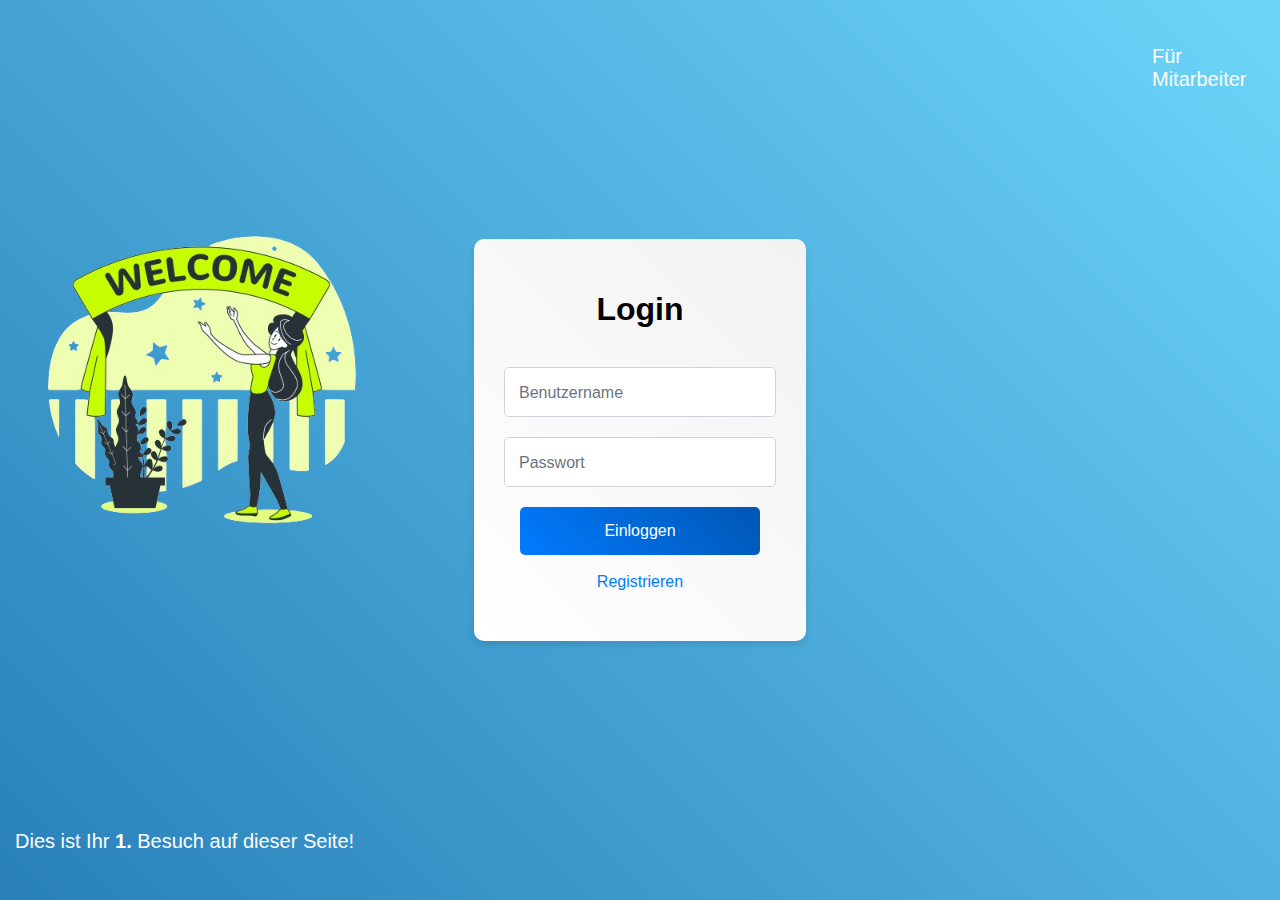
<file: index.html>
<!DOCTYPE html>
<html>
<head>
    <!-- stellt sicher, dass der Browser den Text wie ä,ü,ß auf der Webseite korrekt interpretiert und darstellt, unabhängig von der verwendeten Sprache oder den Zeichen im Text  -->
    <meta charset="UTF-8">
    <title>Login</title>
	<script type="text/javascript" src="cookies.js"></script>
    <link href="style.css" type="text/css" rel="stylesheet">
<script type="text/javascript" src="mycode.js"></script>
</head>
<body>
 
    <div class="container">
        <div class="box">
            <h1>Login</h1>
            <form name="loginForm" method="post" action="kundelogin.php"><br>
                <div class="input-container">
                    <input type="text" id="benutzer" name="benutzer" required>
                    <label for="Lblusername">Benutzername</label>
                </div>

                <div class="input-container">
                    <input type="password" id="passwort" name="passwort" required>
                    <label for="Lblpassword">Passwort</label>
                </div>

                <input type="submit" value="Einloggen">
            </form>
            <div class="input-container">
                <br> <a href="registrieren.html">Registrieren</a>
            </div>
        </div>
      </div>
   <a href="Mitarbeiter/MitarbeiterLogin.html" class="mLogin">Für Mitarbeiter </a>
   
    <img class="willkommenimg"  src="willkommen.png" width="400" style="border: 0px"/>
	<label class="cookiesscript">
	  <script type="text/javascript" >
         var x = Zaehlerstand();
         document.write("<p>Dies ist Ihr <b>" + x + ".<\/b> Besuch auf dieser Seite!<\/p>");
     </script>
   </label>
  
</body>
</html>
</file>
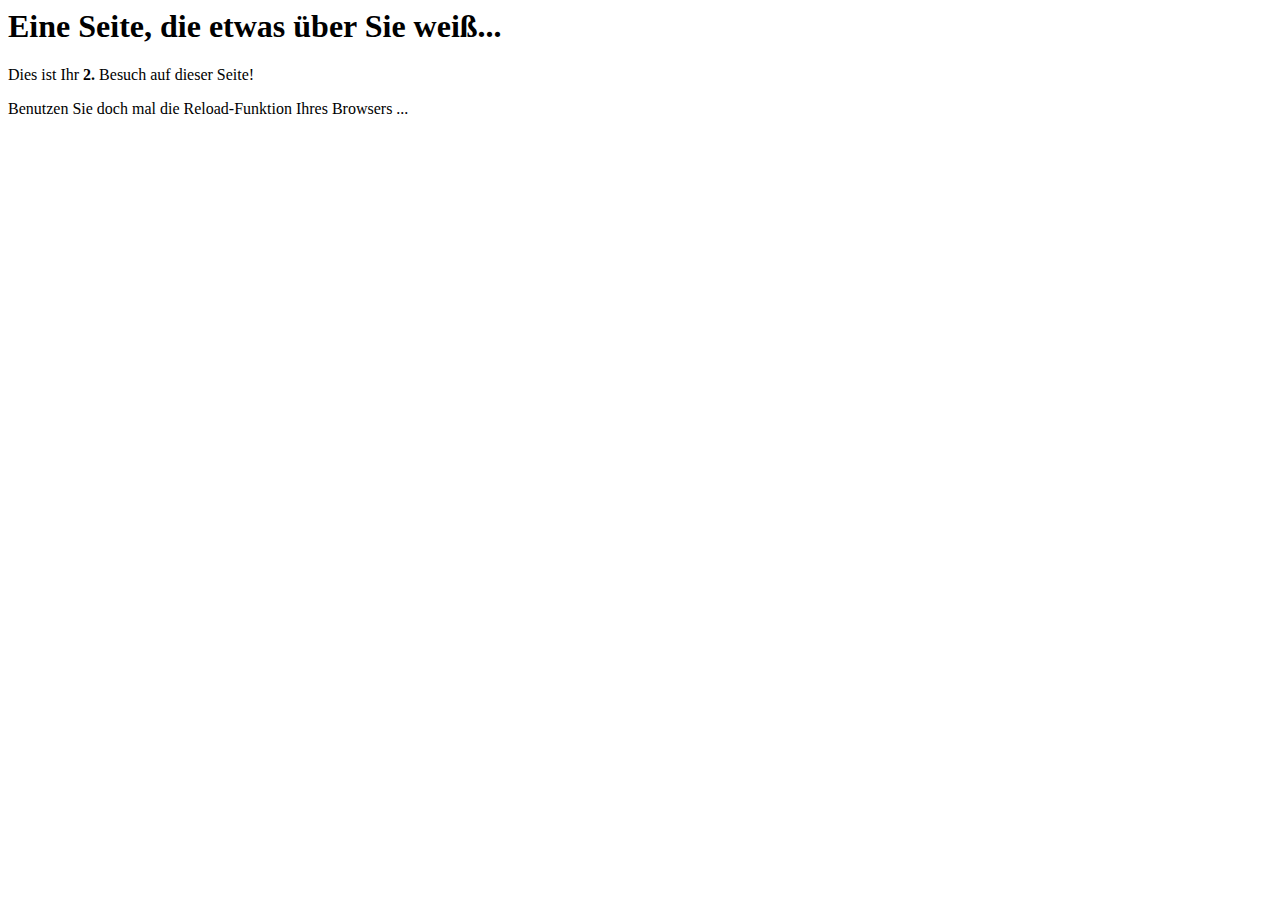
<file: cookiestest.html>
<!DOCTYPE>
<html>
<head>
<title>Pers&ouml;nliche Seitenbesuche z&auml;hlen mit Cookies</title>
<script type="text/javascript">
function WertHolen () {
  var Wert = "";
  if (document.cookie) {
    var Wertstart = document.cookie.indexOf("=") + 1;
    var Wertende = document.cookie.indexOf(";");
    if (Wertende == -1)
      Wertende = document.cookie.length;
    Wert = document.cookie.substring(Wertstart, Wertende);
  }
  return Wert;
}

function WertSetzen (Bezeichner, Wert, Verfall) {
  var jetzt = new Date();
  var Auszeit = new Date(jetzt.getTime() + Verfall);
  document.cookie = Bezeichner + "=" + Wert + "; expires=" + Auszeit.toGMTString() + ";";
}

function Zaehlerstand () {
  var Verfallszeit = 1000 * 60 * 60 * 24 * 365;
  var Anzahl = WertHolen();
  var Zaehler = 0;
  if (Anzahl != "")
    Zaehler = parseInt(Anzahl);
  Zaehler = Zaehler + 1;
  WertSetzen("Zaehler", Zaehler, Verfallszeit);
  return (Zaehler);
}
</script>
</head>
<body>

<h1>Eine Seite, die etwas über Sie wei&szlig;...</h1>

<script type="text/javascript">
var x = Zaehlerstand();
document.write("<p>Dies ist Ihr <b>" + x + ".<\/b> Besuch auf dieser Seite!<\/p>");
</script>

<p>Benutzen Sie doch mal die Reload-Funktion Ihres Browsers ...</p>

</body>
</html>
</file>
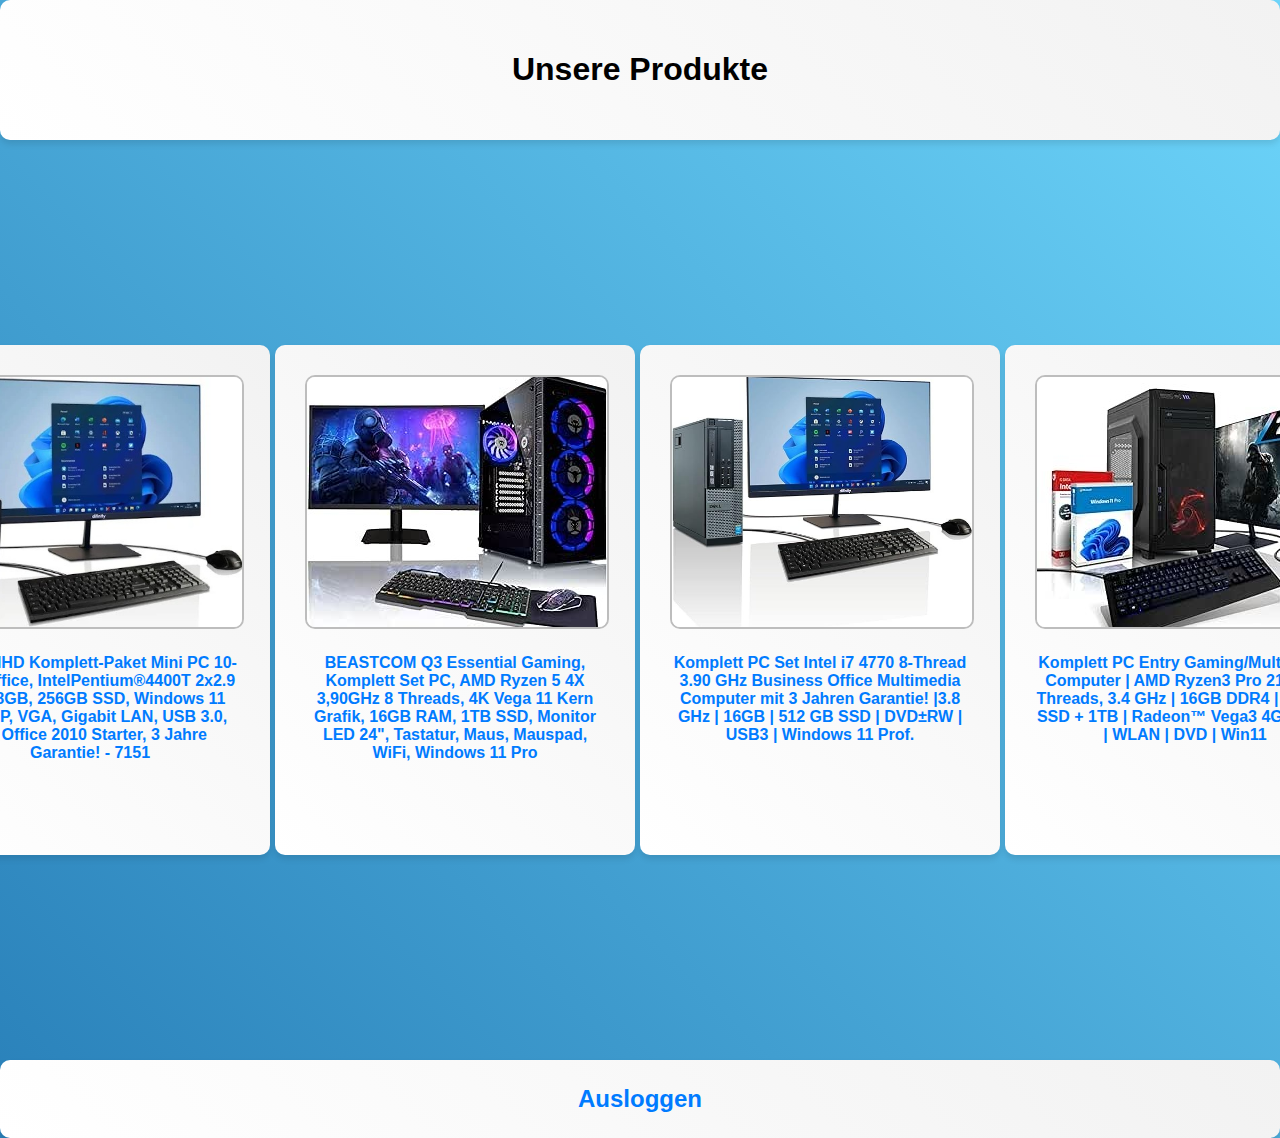
<file: produkt.html>
<!DOCTYPE html>
<html>
<head>
    <!-- stellt sicher, dass der Browser den Text wie ä,ü,ß auf der Webseite korrekt interpretiert und darstellt, unabhängig von der verwendeten Sprache oder den Zeichen im Text  -->
    <meta charset="UTF-8">
    <title>Unsere Produkte</title>
	<script type="text/javascript" src="cookies.js"></script>
    <link href="style.css" type="text/css" rel="stylesheet">
<script type="text/javascript" src="mycode.js"></script>
</head>
<body>
    <div class="box">
        <h1>Unsere Produkte</h1>
    </div>
    <div class="container">
        <div class="box produktbox"> 
           <img src="Produkte/1/1.jpg" height=250px width=300px/> 
           <h4><a href="Produkte/1/pc1.html">24" FullHD Komplett-Paket Mini PC 10-Watt Office, IntelPentium®4400T 2x2.9 GHz, 8GB, 256GB SSD, Windows 11 Pro, DP, VGA, Gigabit LAN, USB 3.0, MS Office 2010 Starter, 3 Jahre Garantie! - 7151</a></h4>	    		   
        </div>
		 <div class="box produktbox"> 
           <img src="Produkte/2/2.jpg" height=250px width=300px/> 
           <h4><a href="Produkte/2/pc2.html">BEASTCOM Q3 Essential Gaming, Komplett Set PC, AMD Ryzen 5 4X 3,90GHz 8 Threads, 4K Vega 11 Kern Grafik, 16GB RAM, 1TB SSD, Monitor LED 24", Tastatur, Maus, Mauspad, WiFi, Windows 11 Pro</a></h4>	    		   
        </div>
		 <div class="box produktbox"> 
           <img src="Produkte/3/3.jpg" height=250px width=300px/> 
           <h4><a href="Produkte/3/pc3.html"> Komplett PC Set Intel i7 4770 8-Thread 3.90 GHz Business Office Multimedia Computer mit 3 Jahren Garantie! |3.8 GHz | 16GB | 512 GB SSD | DVD±RW | USB3 | Windows 11 Prof.</a></h4>	    		   
        </div>
		 <div class="box produktbox"> 
           <img src="Produkte/4/4.jpg" height=250px width=300px/> 
           <h4><a href="Produkte/4/pc4.html"> Komplett PC Entry Gaming/Multimedia Computer | AMD Ryzen3 Pro 2100, 4-Threads, 3.4 GHz | 16GB DDR4 | 256GB SSD + 1TB | Radeon™ Vega3 4GB | 24" | WLAN | DVD | Win11</a></h4>	    		   
        </div>
      </div>
   
  	
   </label>
  <div class="loginoutbox">
         <h2><a href="logout.php">Ausloggen</a></h2>
     </div>
</body>
</html>
</file>
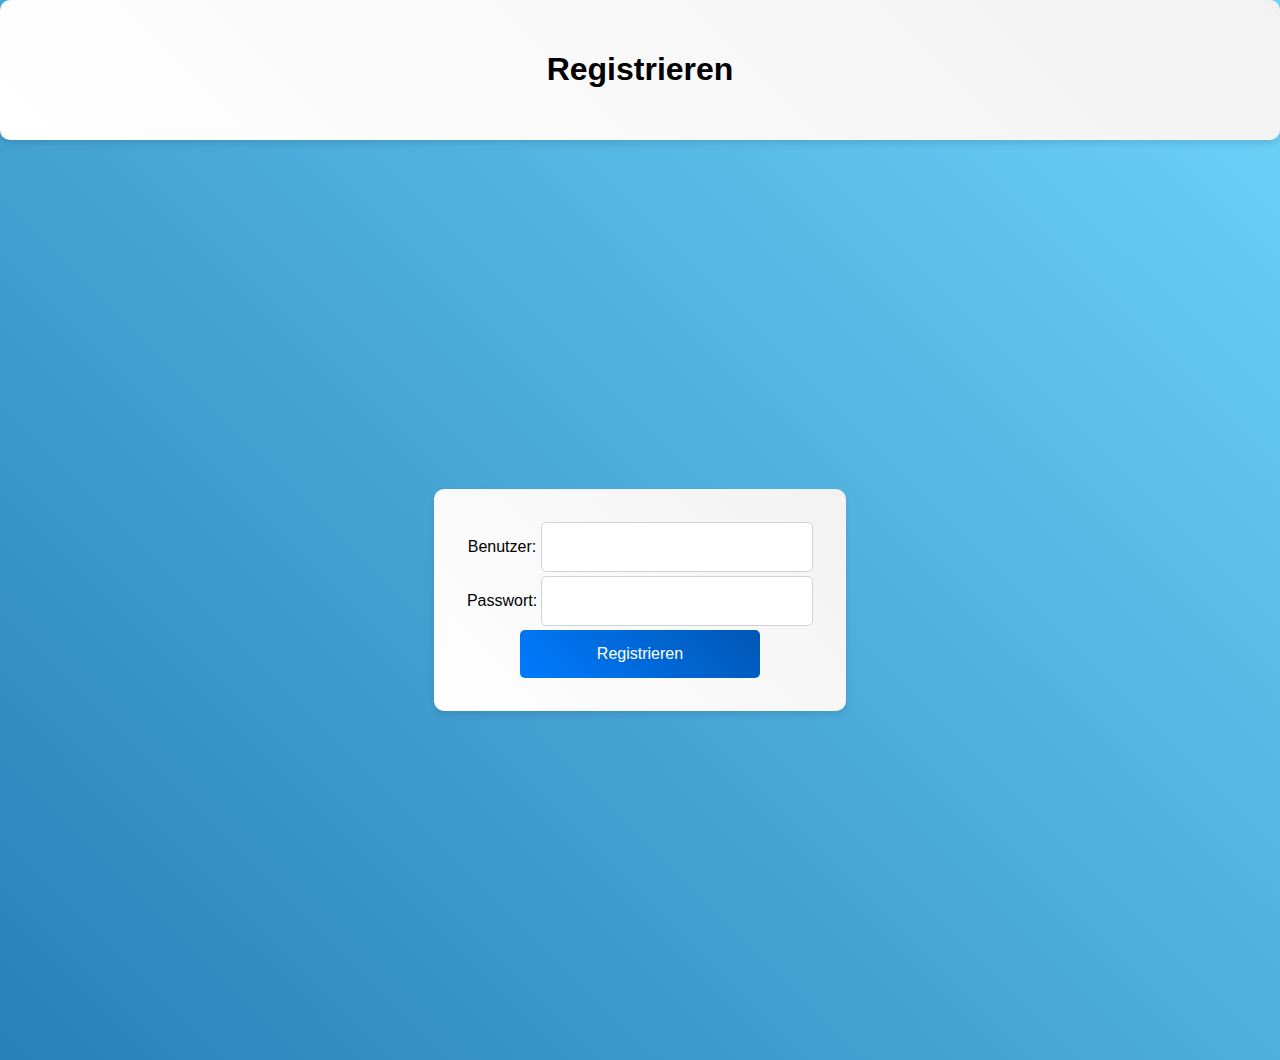
<file: Registrieren.html>
<!DOCTYPE html>
<html>
<head>
    <link href="style.css" type="text/css" rel="stylesheet">
    <title>Registrieren</title>
</head>
<body>
<div class="box box1">
            <h1>Registrieren</h1>
        </div>
    <div class="container" method="post" action="register.php">
        
    
        <div class="box">
            <form action="register.php" method="post">
                <table>
                    <tr>
                        <td>Benutzer:</td>
                        <td><input type="text" name="hBenutzer"></td>
                    </tr>
                    <tr>
                        <td>Passwort:</td>
                        <td><input type="password" name="hPasswort"></td>
                    </tr>
                    <tr>
                        <td colspan="2"><input type="submit" value="Registrieren"></td>
                    </tr>
                </table>
            </form>
        </div>
    </div>
</body>
</html>
</file>
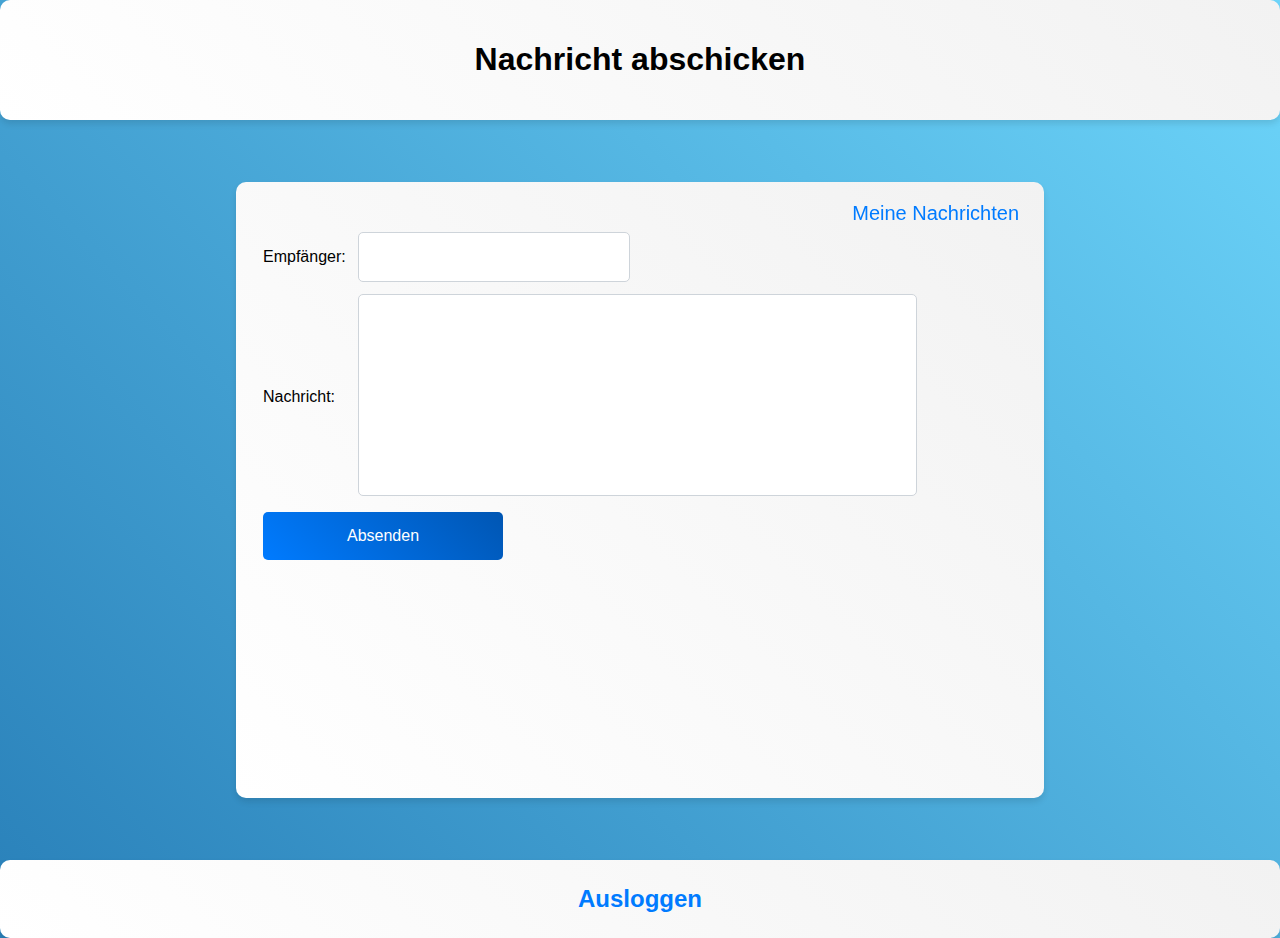
<file: Mitarbeiter/nachricht.html>
<!DOCTYPE html>
<html>
<head>
    <meta charset="UTF-8">
    <meta name="viewport" content="width=device-width, initial-scale=1.0">
    <title>Nachrichten abschicken</title>
    <link href="mstyle.css" type="text/css" rel="stylesheet">
</head>
<body>
    <div class="box">
        <h1>Nachricht abschicken</h1>
    </div> 
    <div class="NachrichtContainer container">
        <div class="box nachrichtbox">
  	       <a class="meinenachrichtlink" href="meinenachricht.php">Meine Nachrichten </a>
      
            <form name="Formula1" method="POST" action="abschicken.php">
                <table>
                    <tr>
                        <td>Empfänger:</td>
                        <td><input type="text" name="nEmpfanger"></td>
                    </tr>
                    <tr>
                        <td>Nachricht:</td>
                        <td><textarea name="nNachricht" rows="10" cols="50"></textarea></td>
						<td><td>
                    </tr>
                    <tr>
                        <td colspan="2"><input type="submit" value="Absenden"></td>
                    </tr>
                </table>
            </form>			
	   </div>  
    </div>
	<div class="loginoutbox">
         <h2><a href="../logout.php">Ausloggen</a></h2>
     </div>
</body>
</html>
</file>
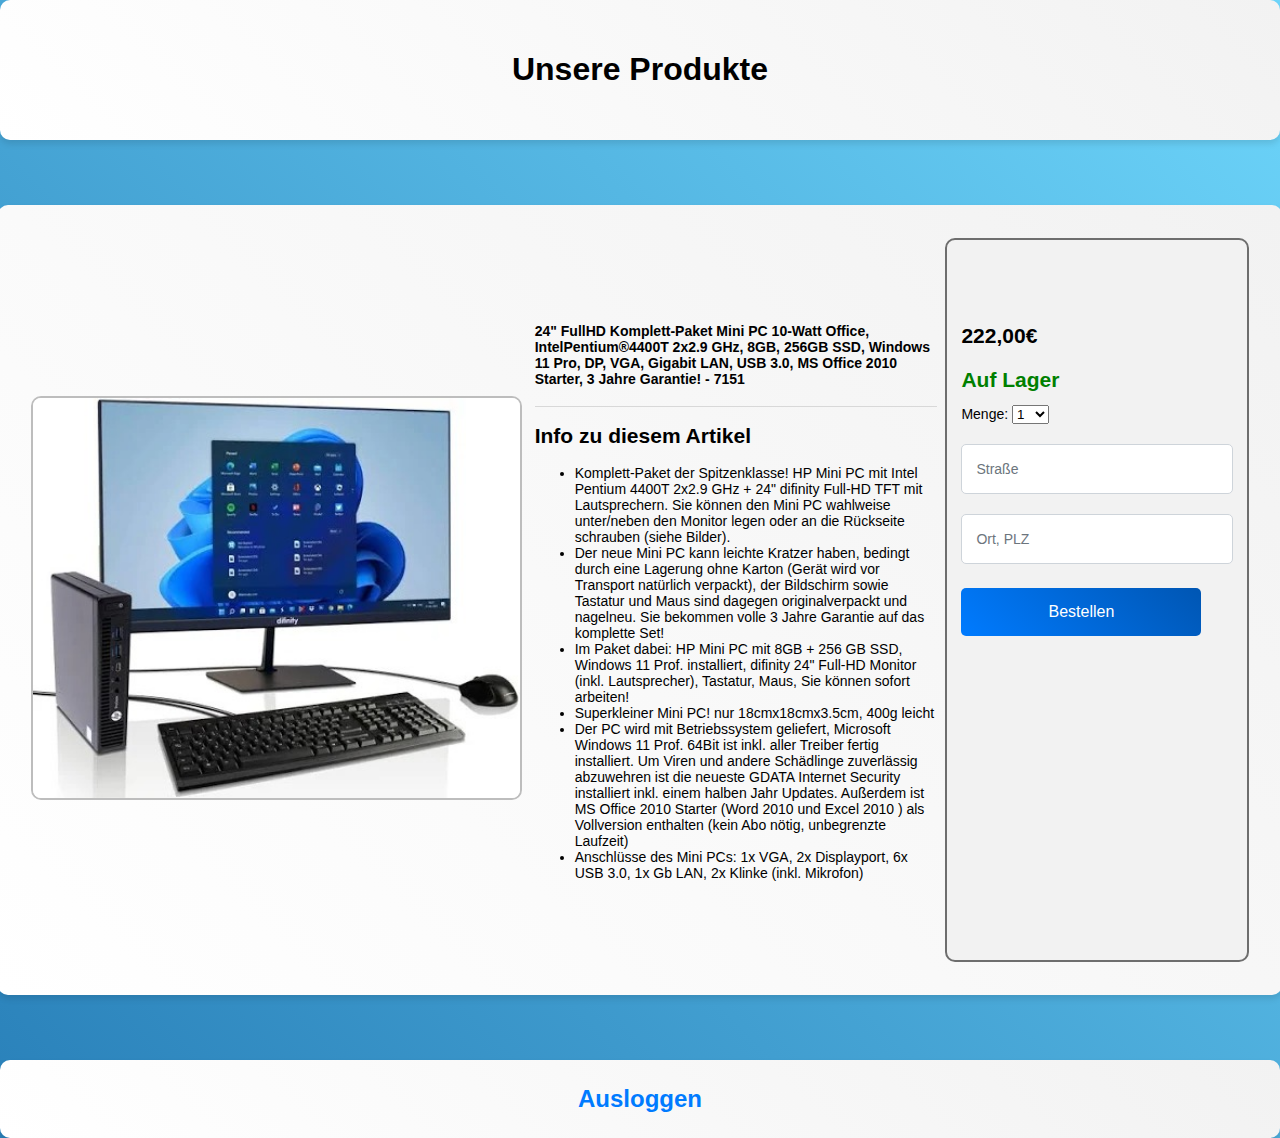
<file: Produkte/1/pc1.html>
<!DOCTYPE html>
<html>
<head>
    <!-- stellt sicher, dass der Browser den Text wie ä,ü,ß auf der Webseite korrekt interpretiert und darstellt, unabhängig von der verwendeten Sprache oder den Zeichen im Text  -->
    <meta charset="UTF-8">
    <title>Unsere Produkte</title>
    <link href="../../style.css" type="text/css" rel="stylesheet">
</head>
<body>
    <div class="box">
        <h1>Unsere Produkte</h1>
    </div>
	
    <div class="container">
	  <div class="box produktdetailimg"> 
		<table>
	    <tr>
		  
           <td><img src="1.jpg" height=400px /> </td>
		   <td><div class="beschreibung" >
           <h4><p>24" FullHD Komplett-Paket Mini PC 10-Watt Office, IntelPentium®4400T 2x2.9 GHz, 8GB, 256GB SSD, Windows 11 Pro, DP, VGA, Gigabit LAN, USB 3.0, MS Office 2010 Starter, 3 Jahre Garantie! - 7151</p></h4>	
	
	
   
		   <hr style='width:100%' align='left' color='#D8D8D8' size='1'></hr>
		   <h2>Info zu diesem Artikel</h2>
		   <p>
		   <ul>
		   <li>Komplett-Paket der Spitzenklasse! HP Mini PC mit Intel Pentium 4400T 2x2.9 GHz + 24" difinity Full-HD TFT mit Lautsprechern. Sie können den Mini PC wahlweise unter/neben den Monitor legen oder an die Rückseite schrauben (siehe Bilder).</li>
           <li>Der neue Mini PC kann leichte Kratzer haben, bedingt durch eine Lagerung ohne Karton (Gerät wird vor Transport natürlich verpackt), der Bildschirm sowie Tastatur und Maus sind dagegen originalverpackt und nagelneu. Sie bekommen volle 3 Jahre Garantie auf das komplette Set!</li>
           <li>Im Paket dabei: HP Mini PC mit 8GB + 256 GB SSD, Windows 11 Prof. installiert, difinity 24" Full-HD Monitor (inkl. Lautsprecher), Tastatur, Maus, Sie können sofort arbeiten!</li>
          <li>Superkleiner Mini PC! nur 18cmx18cmx3.5cm, 400g leicht</li>
          <li>Der PC wird mit Betriebssystem geliefert, Microsoft Windows 11 Prof. 64Bit ist inkl. aller Treiber fertig installiert. Um Viren und andere Schädlinge zuverlässig abzuwehren ist die neueste GDATA Internet Security installiert inkl. einem halben Jahr Updates. Außerdem ist MS Office 2010 Starter (Word 2010 und Excel 2010 ) als Vollversion enthalten (kein Abo nötig, unbegrenzte Laufzeit)</li>
         <li>Anschlüsse des Mini PCs: 1x VGA, 2x Displayport, 6x USB 3.0, 1x Gb LAN, 2x Klinke (inkl. Mikrofon)</li>
		 </ul>
		   </p>
           </div ></td>
		   <td>
		  <div class="rechtedivbestellungseite">
			<table>
			<tr>
			<td><h2 style="margin-top: 30%; height:5px;  align-items: center;">222,00€</h2></td>
			</tr>
			<tr>
			<td><h2 style="color:green; height:15px">Auf Lager</h2></td>
			</tr>
			<form method="POST" action="../bestellen.php">	
           <input type="hidden" name="ProduktID" value="1">
			<tr><td>
		   Menge: <select name="bestellmenge">
                  <option value="1">1</option>
                  <option value="2">2</option>
                 <option value="3">3</option>
                 <option value="4">4</option>
		         <option value="5">5</option>
                 <option value="6">6</option>
                 <option value="7">7</option>
                <option value="9">8</option>
		       <option value="10">10</option>
            </select><br><br>
			</td></tr>
			<tr>
			<td>
			    <div class="input-container">
                    <input type="text" id="str" name="kstr" required>
                    <label for="str">Straße</label>
                </div>
				<div class="input-container">
                    <input type="text" id="kort" name="kortundplz" required>
                    <label for="kort">Ort, PLZ</label>
                </div>
			</td>
			</tr>
		   <tr>
		   <td><input type="submit" value="Bestellen"></td>
		   </tr>
		   </table>
		    </table>
			</div>
		   </td>  
       </tr>
      	
	  </div>
     </form>	  
		
      </div>
   
  	
   </label>
  <div class="loginoutbox">
         <h2><a href="logout.php">Ausloggen</a></h2>
     </div>
</body>
</html>
</file>
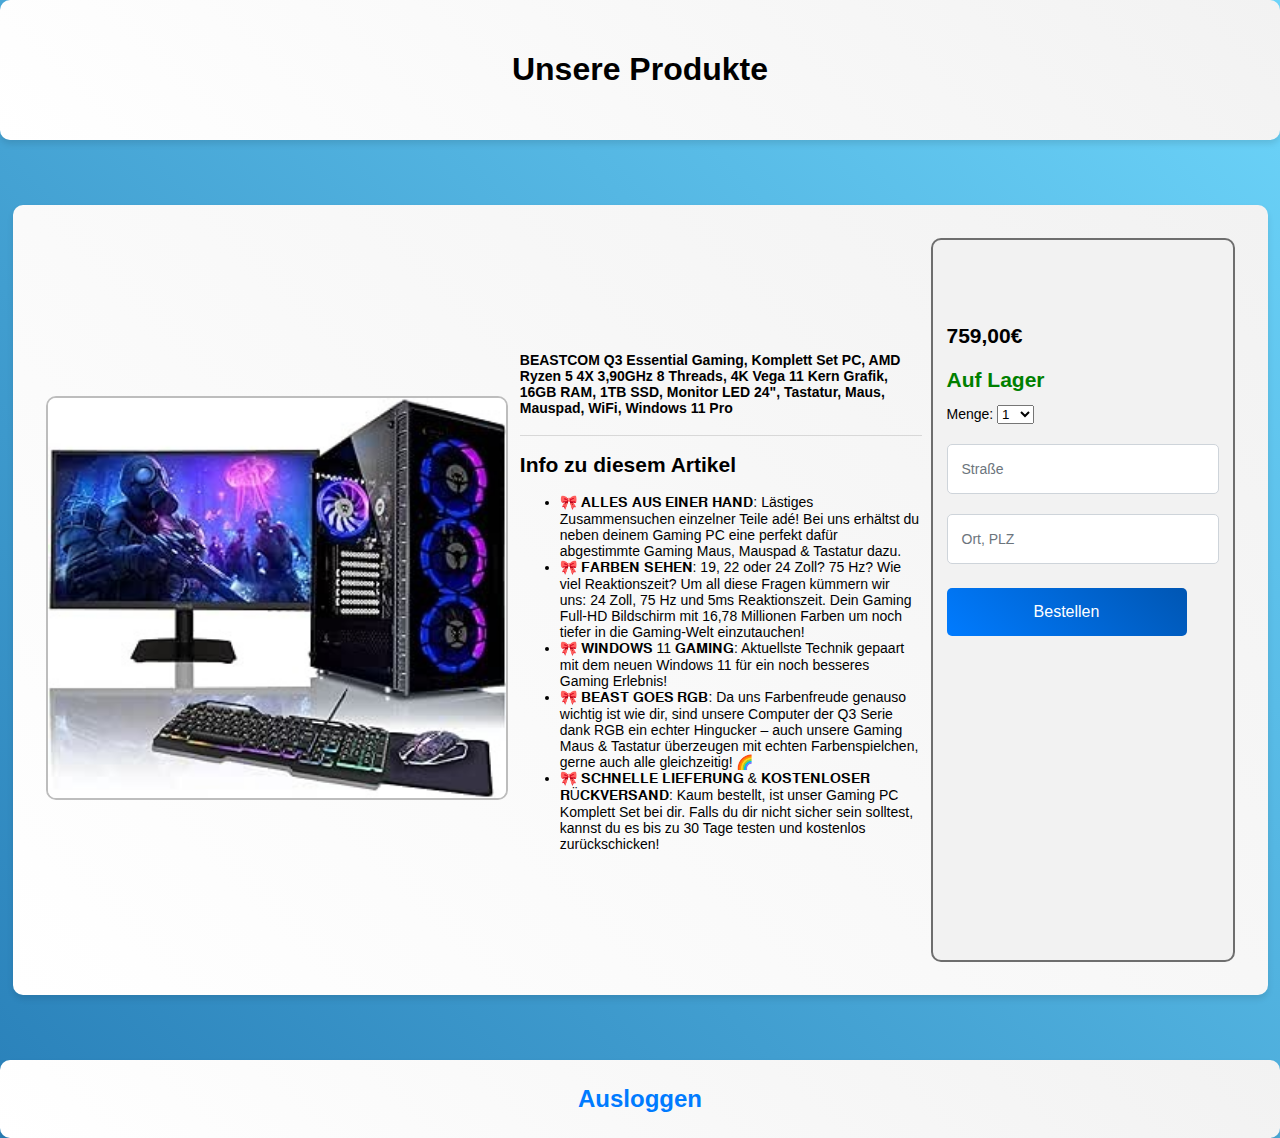
<file: Produkte/2/pc2.html>
<!DOCTYPE html>
<html>
<head>
    <!-- stellt sicher, dass der Browser den Text wie ä,ü,ß auf der Webseite korrekt interpretiert und darstellt, unabhängig von der verwendeten Sprache oder den Zeichen im Text  -->
    <meta charset="UTF-8">
    <title>Unsere Produkte</title>
    <link href="../../style.css" type="text/css" rel="stylesheet">
	<script src="../produktname.js" type="text/javascript"></script>
</head>
<body>
    <div class="box">
        <h1>Unsere Produkte</h1>
    </div>
	
    <div class="container">
	
	   <div class="box produktdetailimg"> 
		<table>
	    <tr>
		  
           <td><img src="2.jpg" height=400px /> </td>
		   <td><div class="beschreibung" >
           <h4><p>BEASTCOM Q3 Essential Gaming, Komplett Set PC, AMD Ryzen 5 4X 3,90GHz 8 Threads, 4K Vega 11 Kern Grafik, 16GB RAM, 1TB SSD, Monitor LED 24", Tastatur, Maus, Mauspad, WiFi, Windows 11 Pro</p></h4>	
	
		  
		   <hr style='width:100%' align='left' color='#D8D8D8' size='1'></hr>
		   	    <h2>Info zu diesem Artikel</h2>
		   <p>
		   <ul><li>🎀 𝐀𝐋𝐋𝐄𝐒 𝐀𝐔𝐒 𝐄𝐈𝐍𝐄𝐑 𝐇𝐀𝐍𝐃: Lästiges Zusammensuchen einzelner Teile adé! Bei uns erhältst du neben deinem Gaming PC eine perfekt dafür abgestimmte Gaming Maus, Mauspad & Tastatur dazu.</li>
           <li>🎀 𝐅𝐀𝐑𝐁𝐄𝐍 𝐒𝐄𝐇𝐄𝐍: 19, 22 oder 24 Zoll? 75 Hz? Wie viel Reaktionszeit? Um all diese Fragen kümmern wir uns: 24 Zoll, 75 Hz und 5ms Reaktionszeit. Dein Gaming Full-HD Bildschirm mit 16,78 Millionen Farben um noch tiefer in die Gaming-Welt einzutauchen!</li>
          <li>🎀 𝐖𝐈𝐍𝐃𝐎𝐖𝐒 11 𝐆𝐀𝐌𝐈𝐍𝐆: Aktuellste Technik gepaart mit dem neuen Windows 11 für ein noch besseres Gaming Erlebnis!</li>
          <li>🎀 𝐁𝐄𝐀𝐒𝐓 𝐆𝐎𝐄𝐒 𝐑𝐆𝐁: Da uns Farbenfreude genauso wichtig ist wie dir, sind unsere Computer der Q3 Serie dank RGB ein echter Hingucker – auch unsere Gaming Maus & Tastatur überzeugen mit echten Farbenspielchen, gerne auch alle gleichzeitig! 🌈</li>
          <li>🎀 𝐒𝐂𝐇𝐍𝐄𝐋𝐋𝐄 𝐋𝐈𝐄𝐅𝐄𝐑𝐔𝐍𝐆 & 𝐊𝐎𝐒𝐓𝐄𝐍𝐋𝐎𝐒𝐄𝐑 𝐑Ü𝐂𝐊𝐕𝐄𝐑𝐒𝐀𝐍𝐃: Kaum bestellt, ist unser Gaming PC Komplett Set bei dir. Falls du dir nicht sicher sein solltest, kannst du es bis zu 30 Tage testen und kostenlos zurückschicken!</li>
         </ul></p>
           </div ></td>
		   <td>
		 <div class="rechtedivbestellungseite">
			<table>
			<tr>
			<td><h2 style="margin-top: 30%; height:5px;  align-items: center;">759,00€</h2></td>
			</tr>
			<tr>
			<td><h2 style="color:green; height:15px">Auf Lager</h2></td>
			</tr>
			<form method="POST" action="../bestellen.php">
           <input type="hidden" name="ProduktID" value="2">
   			
			<tr><td>
		   Menge: <select name="bestellmenge">
                  <option value="1">1</option>
                  <option value="2">2</option>
                 <option value="3">3</option>
                 <option value="4">4</option>
		         <option value="5">5</option>
                 <option value="6">6</option>
                 <option value="7">7</option>
                <option value="9">8</option>
		       <option value="10">10</option>
            </select><br><br>
			</td></tr>
			<tr>
			<td>
			    <div class="input-container">
                    <input type="text" id="str" name="kstr" required>
                    <label for="str">Straße</label>
                </div>
				<div class="input-container">
                    <input type="text" id="kort" name="kortundplz" required>
                    <label for="kort">Ort, PLZ</label>
                </div>
			</td>
			</tr>
		   <tr>
		   <td><input type="submit" value="Bestellen"></td>
		   </tr>
		     </form>
		    </table>
			</div>
		   </td>  
       </tr>
      </table>			
   	  
        </div>
     </form>	  
		
      </div>
   
  	
   </label>
  <div class="loginoutbox">
         <h2><a href="logout.php">Ausloggen</a></h2>
     </div>
</body>
</html>
</file>
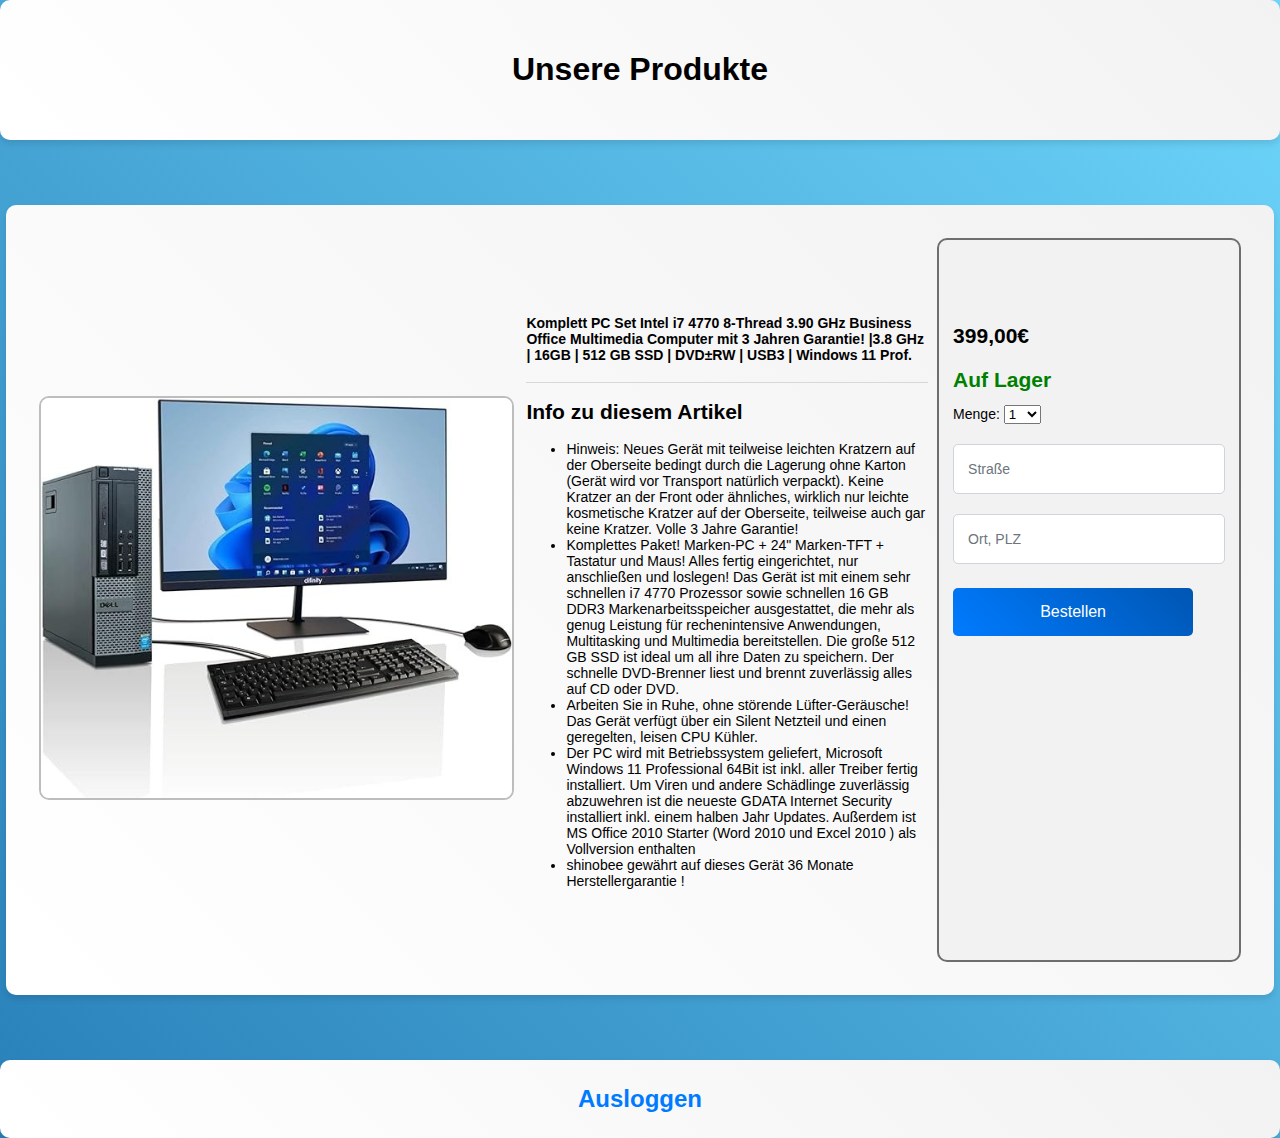
<file: Produkte/3/pc3.html>
<!DOCTYPE html>
<html>
<head>
    <!-- stellt sicher, dass der Browser den Text wie ä,ü,ß auf der Webseite korrekt interpretiert und darstellt, unabhängig von der verwendeten Sprache oder den Zeichen im Text  -->
    <meta charset="UTF-8">
    <title>Unsere Produkte</title>
    <link href="../../style.css" type="text/css" rel="stylesheet">
	<script src="../produktname.js" type="text/javascript"></script>
</head>
<body>
    <div class="box">
        <h1>Unsere Produkte</h1>
    </div>
	
    <div class="container">
   <div class="box produktdetailimg"> 
		<table>
	    <tr>
		  
           <td><img src="3.jpg" height=400px /> </td>
		   <td><div class="beschreibung" >
           <h4><p>Komplett PC Set Intel i7 4770 8-Thread 3.90 GHz Business Office Multimedia Computer mit 3 Jahren Garantie! |3.8 GHz | 16GB | 512 GB SSD | DVD±RW | USB3 | Windows 11 Prof.</p></h4>	
	
       
		   <hr style='width:100%' align='left' color='#D8D8D8' size='1'></hr>
		   	    <h2>Info zu diesem Artikel</h2>
		  <p><ul>
		   <li>Hinweis: Neues Gerät mit teilweise leichten Kratzern auf der Oberseite bedingt durch die Lagerung ohne Karton (Gerät wird vor Transport natürlich verpackt). Keine Kratzer an der Front oder ähnliches, wirklich nur leichte kosmetische Kratzer auf der Oberseite, teilweise auch gar keine Kratzer. Volle 3 Jahre Garantie!</li>
           <li>Komplettes Paket! Marken-PC + 24" Marken-TFT + Tastatur und Maus! Alles fertig eingerichtet, nur anschließen und loslegen! Das Gerät ist mit einem sehr schnellen i7 4770 Prozessor sowie schnellen 16 GB DDR3 Markenarbeitsspeicher ausgestattet, die mehr als genug Leistung für rechenintensive Anwendungen, Multitasking und Multimedia bereitstellen. Die große 512 GB SSD ist ideal um all ihre Daten zu speichern. Der schnelle DVD-Brenner liest und brennt zuverlässig alles auf CD oder DVD.</li>
           <li>Arbeiten Sie in Ruhe, ohne störende Lüfter-Geräusche! Das Gerät verfügt über ein Silent Netzteil und einen geregelten, leisen CPU Kühler.</li>
           <li>Der PC wird mit Betriebssystem geliefert, Microsoft Windows 11 Professional 64Bit ist inkl. aller Treiber fertig installiert. Um Viren und andere Schädlinge zuverlässig abzuwehren ist die neueste GDATA Internet Security installiert inkl. einem halben Jahr Updates. Außerdem ist MS Office 2010 Starter (Word 2010 und Excel 2010 ) als Vollversion enthalten</li>
          <li>shinobee gewährt auf dieses Gerät 36 Monate Herstellergarantie !</li>
      </ul></p>
           </div ></td>
		   <td>
		 <div class="rechtedivbestellungseite">
			<table>
			<tr>
			<td><h2 style="margin-top: 30%; height:5px;  align-items: center;">399,00€</h2></td>
			</tr>
			<tr>
			<td><h2 style="color:green; height:15px">Auf Lager</h2></td>
			</tr>
				<form method="POST" action="../bestellen.php">	
			    <input type="hidden" name="ProduktID" value="3">
			<tr><td>
			
		   Menge: <select name="bestellmenge">
                  <option value="1">1</option>
                  <option value="2">2</option>
                 <option value="3">3</option>
                 <option value="4">4</option>
		         <option value="5">5</option>
                 <option value="6">6</option>
                 <option value="7">7</option>
                <option value="9">8</option>
		       <option value="10">10</option>
            </select><br><br>
			</td></tr>
			<tr>
			<td>
			    <div class="input-container">
                    <input type="text" id="str" name="kstr" required>
                    <label for="str">Straße</label>
                </div>
				<div class="input-container">
                    <input type="text" id="kort" name="kortundplz" required>
                    <label for="kort">Ort, PLZ</label>
                </div>
			</td>
			</tr>
		   <tr>
		   <td><input type="submit" value="Bestellen"></td>
		   </tr>
		    </table>
			</div>
		   </td>  
       </tr>
	   </table>
      </table>				  
        </div>  
        </div>
     </form>	  
		
      </div>
   
  	
   </label>
  <div class="loginoutbox">
         <h2><a href="logout.php">Ausloggen</a></h2>
     </div>
</body>
</html>
</file>
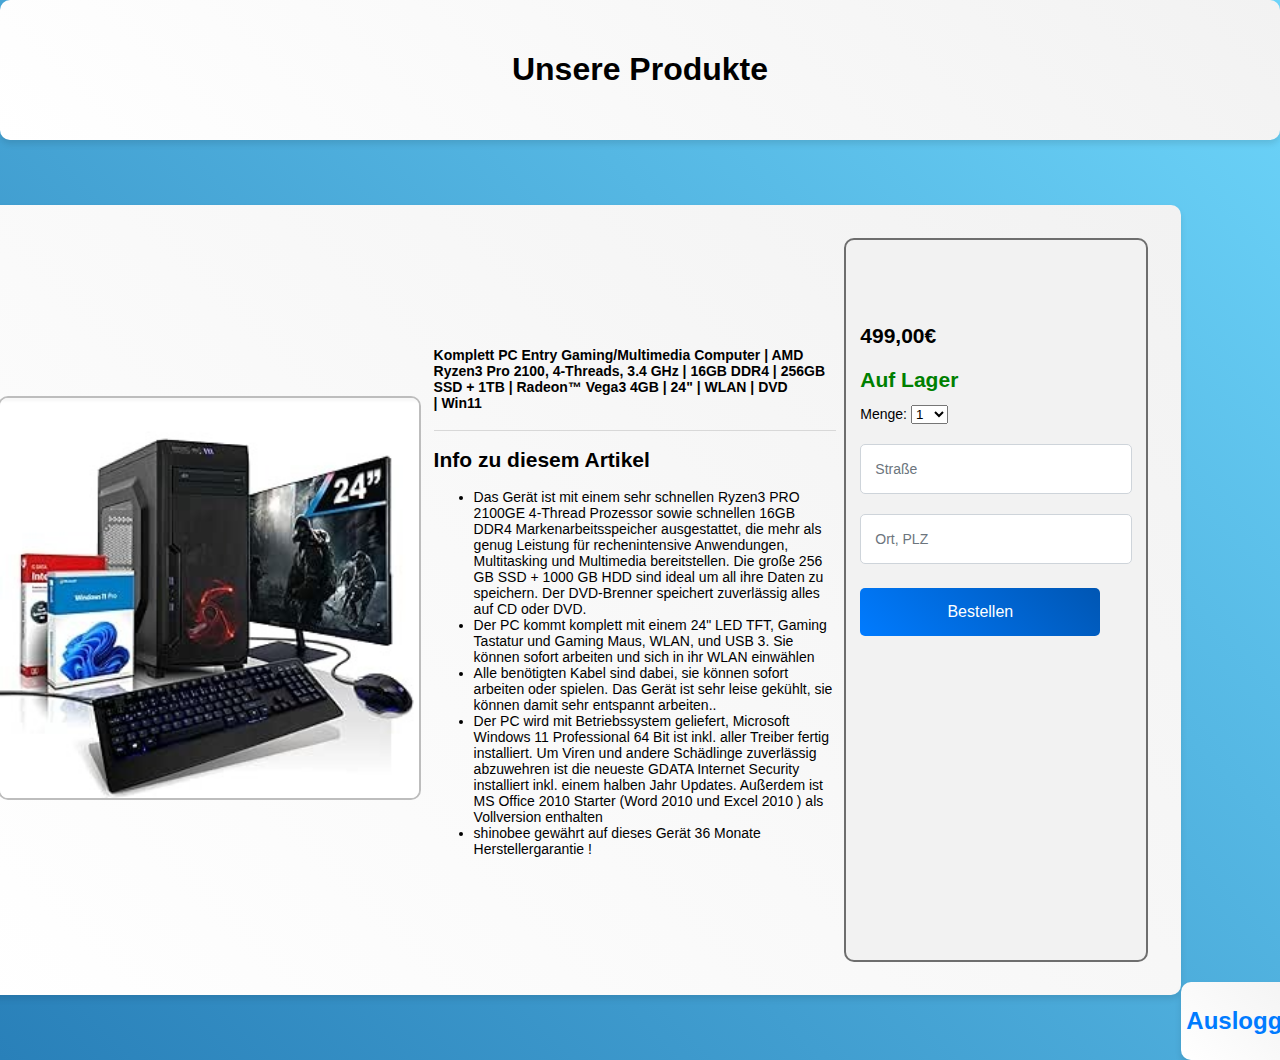
<file: Produkte/4/pc4.html>
<!DOCTYPE html>
<html>
<head>
    <!-- stellt sicher, dass der Browser den Text wie ä,ü,ß auf der Webseite korrekt interpretiert und darstellt, unabhängig von der verwendeten Sprache oder den Zeichen im Text  -->
    <meta charset="UTF-8">
    <title>Unsere Produkte</title>
    <link href="../../style.css" type="text/css" rel="stylesheet">
	<script src="../produktname.js" type="text/javascript"></script>
</head>
<body>
    <div class="box">
        <h1>Unsere Produkte</h1>
    </div>
	
    <div class="container">
	   <div class="box produktdetailimg"> 
		<table>
	    <tr>
		  
           <td><img src="4.jpg" height=400px /> </td>
		   <td><div class="beschreibung" >
           <h4><p>Komplett PC Entry Gaming/Multimedia Computer | AMD Ryzen3 Pro 2100, 4-Threads, 3.4 GHz | 16GB DDR4 | 256GB SSD + 1TB | Radeon™ Vega3 4GB | 24" | WLAN | DVD | Win11</p></h4>	
	
   
		   <hr style='width:100%' align='left' color='#D8D8D8' size='1'></hr>
		   	    <h2>Info zu diesem Artikel</h2>
		  <p><ul>
		   <li>Das Gerät ist mit einem sehr schnellen Ryzen3 PRO 2100GE 4-Thread Prozessor sowie schnellen 16GB DDR4 Markenarbeitsspeicher ausgestattet, die mehr als genug Leistung für rechenintensive Anwendungen, Multitasking und Multimedia bereitstellen. Die große 256 GB SSD + 1000 GB HDD sind ideal um all ihre Daten zu speichern. Der DVD-Brenner speichert zuverlässig alles auf CD oder DVD.</li>
           <li>Der PC kommt komplett mit einem 24" LED TFT, Gaming Tastatur und Gaming Maus, WLAN, und USB 3. Sie können sofort arbeiten und sich in ihr WLAN einwählen</li>
           <li>Alle benötigten Kabel sind dabei, sie können sofort arbeiten oder spielen. Das Gerät ist sehr leise gekühlt, sie können damit sehr entspannt arbeiten..</li>
           <li>Der PC wird mit Betriebssystem geliefert, Microsoft Windows 11 Professional 64 Bit ist inkl. aller Treiber fertig installiert. Um Viren und andere Schädlinge zuverlässig abzuwehren ist die neueste GDATA Internet Security installiert inkl. einem halben Jahr Updates. Außerdem ist MS Office 2010 Starter (Word 2010 und Excel 2010 ) als Vollversion enthalten</li>
          <li>shinobee gewährt auf dieses Gerät 36 Monate Herstellergarantie !</li>
      </ul></p>
           </div ></td>
		   <td>
		  <div class="rechtedivbestellungseite">
			<table>
			<tr>
			<td><h2 style="margin-top: 30%; height:5px;  align-items: center;">499,00€</h2></td>
			</tr>
			<tr>
			<td><h2 style="color:green; height:15px">Auf Lager</h2></td>
			</tr>
			<form method="POST" action="../bestellen.php">	
	
			<input type="hidden" name="ProduktID" value="4">
			<tr><td>
		   Menge: <select name="bestellmenge">
                  <option value="1">1</option>
                  <option value="2">2</option>
                 <option value="3">3</option>
                 <option value="4">4</option>
		         <option value="5">5</option>
                 <option value="6">6</option>
                 <option value="7">7</option>
                <option value="9">8</option>
		       <option value="10">10</option>
            </select><br><br>
			</td></tr>
			<tr>
			<td>
			    <div class="input-container">
                    <input type="text" id="str" name="kstr" required>
                    <label for="str">Straße</label>
                </div>
				<div class="input-container">
                    <input type="text" id="kort" name="kortundplz" required>
                    <label for="kort">Ort, PLZ</label>
                </div>
			</td>
			</tr>
		   <tr>
		   <td><input type="submit" value="Bestellen"></td>
		  </tr>
		    </table>
			</div>
		   </td>  
       </tr>
      </table>			
     </form>	  
        </div>
     </form>
   
  	
   </label>
  <div class="loginoutbox">
         <h2><a href="logout.php">Ausloggen</a></h2>
     </div>
</body>
</html>
</file>
<file: style.css>
body {
    margin: 0;
    font-family: Arial, sans-serif;
    background: linear-gradient(45deg, #2980b9, #6dd5fa);
}
/* Höhe und Bereite von container definiert */
.container {
    display: flex; /*ermöglicht anpassungsfähige Layouts zu erstellen, bei denen die Größe der Elemente angepasst und sie je nach verfügbarem Platz neu angeordnet werden */

    justify-content: center; /* hier mache ich box in mitte*/
    align-items: center;
    height: 100vh; /* vh steht für Viewport ist der sichtbare Bereich der Webseite im Browserfenster des Benutzers */
}

.box {
    background: linear-gradient(45deg, #ffffff, #f2f2f2);
    border-radius: 10px;
    padding: 30px; /* hier manche ich abstand von andern elemente  */
    box-shadow: 0 4px 6px rgba(0, 0, 0, 0.1);
	/* Schatten margin */
    margin-bottom: 20px;
    text-align: center;
	
}
.box2 {
	float: left;
}
.produktbox{
	inline-size: 300px;
	height: 450px;
	margin-right: 5px;
}
.produktdetailimg{
	text-align: left;
 
}
.beschreibung{
    font-family: Arial;
	font-size: 14px;
    width: 400px;
	margin-left: 2%;
	padding-right: 15px;
}
.rechtedivbestellungseite{
 display: flex; /*ermöglicht anpassungsfähige Layouts zu erstellen, bei denen die Größe der Elemente angepasst und sie je nach verfügbarem Platz neu angeordnet werden */
    flex-direction: column; /* Mit dem mache ich item zu vertikel*/
    align-items: center;
	font-family: Arial;
	font-size: 14px;
    width: 300px;
	height: 80vh;
	border-radius: 10px;
	border: 2px #6E6E6E solid;
	background: #F2F2F2;
}

/* link  */
a {
    color: #007bff;
    text-decoration: none;
}
/* Wenn maus über Link ist dann wird unterline gezeigt */
a:hover {
    text-decoration: underline;
}

form {
    text-align: center;
}

.input-container {
    position: relative; /*  Element 2 wird dann nicht mehr im normalen Dokumentenfluss platziert, sondern relativ zu Element 1.  */
    margin-bottom: 20px;
}

/* Eingabefeldern Style */
input {
    width: 240px;
    padding: 15px;
    border: 1px solid #ced4da;
    border-radius: 5px;
    font-size: 16px;
}

label {
    position: absolute;
    top: 35%;
    left: 15px;
    color: #6c757d;
    transition: all 0.3s ease; /*animation */
    pointer-events: none; /* mit hier verhinder ich auswahlen von text in input */
}
/* Hier mache ich Placeholder kleiner wenn in Felder geklickt wurde*/
input:focus + label,
input:valid + label {
    top: 5px;
    font-size: 12px;
    color: #007bff;
}
/* Mit große habe in input gemacht  */
input[type="submit"] {
    background: linear-gradient(45deg, #007bff, #0056b3);
    color: #fff;
	border: none;
    /*Rund */
    border-radius: 5px;
    font-size: 16px;
    cursor: pointer;
}
	/*farbe andern wenn maus über button ist */
input[type="submit"]:hover {
    background: linear-gradient(45deg, #0056b3, #003f7f);
}

.loginoutbox {
    background: linear-gradient(45deg, #ffffff, #f2f2f2);
    border-radius: 10px;
    padding: 5px;
    box-shadow: 0 4px 6px rgba(0, 0, 0, 0.1);
    text-align: center;
    align-self: flex-end; /* Links ausgerichtet */
    margin-top: auto; /* Damit der Abstand oben bleibt */
}
textarea {
    width: 100%; 
    padding: 10px;
    border: 1px solid #ced4da;
    border-radius: 5px;
    font-size: 16px;
    resize: none; /* verhindert vergrößerung von textarea mit maus */
}

.cookiesscript {
    font-size: 20px;
    color: white;
    top: 90%;
    left: 15px;  
}
.mLogin {
    position: absolute;
    font-size: 20px;
    color: white;
    top: 5%;
    left: 90%;  
}

img{
 object-fit: cover;
 border: 2px #BDBDBD solid;
 border-radius: 10px;
}

.willkommenimg {
	position: absolute;
	top: 20%;
}

p {
   text-wrap: pretty;
	text-align: left;
}
</file>
<file: Mitarbeiter/mstyle.css>
body {
    margin: 0;
    font-family: Arial, sans-serif;
    background: linear-gradient(45deg, #2980b9, #6dd5fa);
}

.container {
    display: flex; /*ermöglicht anpassungsfähige Layouts zu erstellen, bei denen die Größe der Elemente angepasst und sie je nach verfügbarem Platz neu angeordnet werden */

    justify-content: center; /* hier mache ich box in mitte*/
    align-items: center;
    height: 100vh; /* vh steht für Viewport ist der sichtbare Bereich der Webseite im Browserfenster des Benutzers */
}
/* Höhe und Bereite von container definiert */
.NachrichtContainer {  
    flex-direction: column; /* Mit dem mache ich item zu vertikel*/
    height: 80vh;
}

.nachrichtbox {
    height: 80%; /* 80% der Höhe des Containers */
	width: 60%;
    min-height: 50px; /* Mindesthöhe für Inhalt */
}
.meinenachrichtlink {
    font-size: 20px;
	position: sticky;
    top: 0;
	left: 90%;
    padding: 5px;
}

.loginoutbox {
    background: linear-gradient(45deg, #ffffff, #f2f2f2);
    border-radius: 10px;
    padding: 5px;
    box-shadow: 0 4px 6px rgba(0, 0, 0, 0.1);
    text-align: center;
}

.box {
    background: linear-gradient(45deg, #ffffff, #f2f2f2);
    border-radius: 10px;
    padding: 20px; /* hier manche ich abstand von andern elemente  */
    box-shadow: 0 4px 6px rgba(0, 0, 0, 0.1);
	/* Schatten margin */
    margin-bottom: 20px;
    text-align: center;
	
}

.box3 {
	text-align: left;
}
.nachtrichtlesenbox {
	inline-size: 1100px;
	max-height: 550px;
	overflow: scroll; /* vertikaler Scrollbalken bei Bedarf */
	overflow-x: hidden; /* horizontaler Scrollbalken ausgeblendet */
}

textarea {
    width: 100%; 
    padding: 10px;
    border: 1px solid #ced4da;
    border-radius: 5px;
    font-size: 16px;
    resize: none; /* verhindert vergrößerung von textarea mit maus */
}

/* Eingabefeldern Style */
input {
    width: 240px;
    padding: 15px;
    border: 1px solid #ced4da;
    border-radius: 5px;
    font-size: 16px;
}
/* Mit große habe in input gemacht  */
input[type="submit"] {
    background: linear-gradient(45deg, #007bff, #0056b3);
    color: #fff;
	border: none;
    /*Rund */
    border-radius: 5px;
    font-size: 16px;
    cursor: pointer;
	padding: 15px;
}
	/*farbe andern wenn maus über button ist */
input[type="submit"]:hover {
    background: linear-gradient(45deg, #0056b3, #003f7f);
}

/* link  */
a {
    color: #007bff;
    text-decoration: none;
}
/* Wenn maus über Link ist dann wird unterline gezeigt */
a:hover {
    text-decoration: underline;
}
th, td {
    padding: 5px; /* Abstand zwischen Zelleninhalt und Rand */
    text-align: left; /* Textausrichtung */
}

p {
    text-wrap: pretty;
}
</file>
